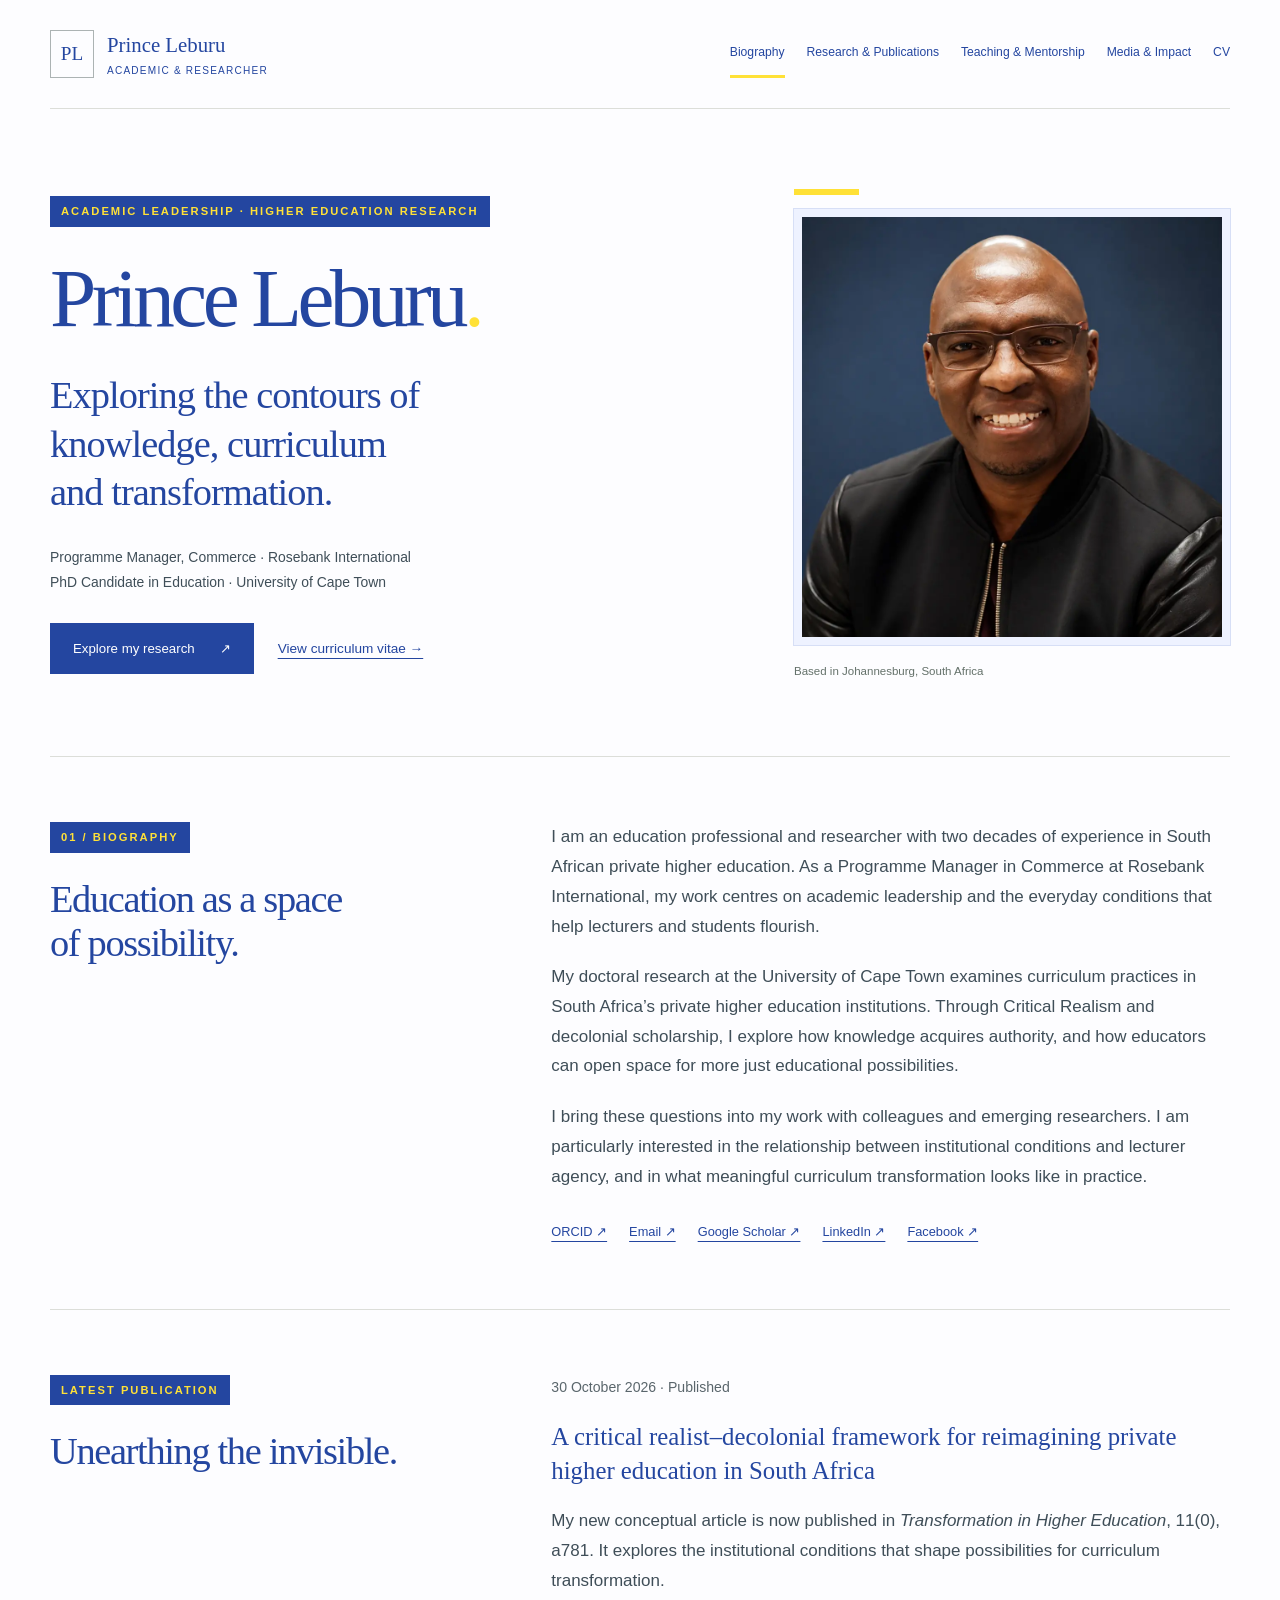
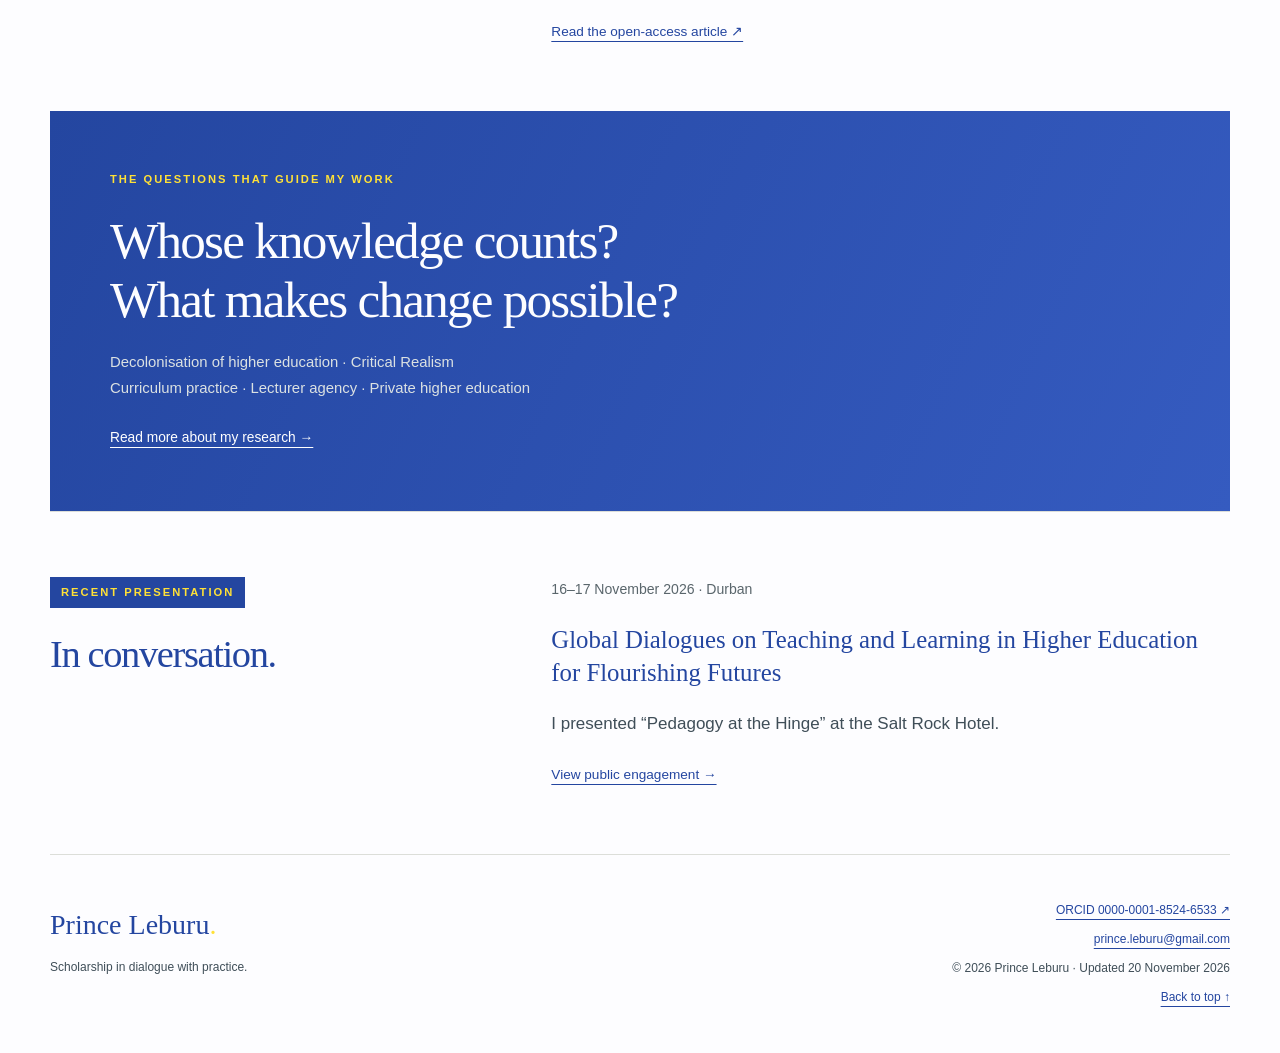
<file: index.html>
<!doctype html>
<html lang="en-ZA"><head><meta charset="utf-8"><meta name="viewport" content="width=device-width, initial-scale=1"><title>Biography | Prince Leburu</title><meta name="description" content="Prince Leburu is an academic leader and higher education researcher exploring decolonisation, curriculum practice and lecturer agency."><meta name="theme-color" content="#2446a0"><meta property="og:title" content="Biography | Prince Leburu"><meta property="og:description" content="Prince Leburu is an academic leader and higher education researcher exploring decolonisation, curriculum practice and lecturer agency."><meta property="og:type" content="website"><link rel="canonical" href="https://princeleburu.github.io/"><meta property="og:url" content="https://princeleburu.github.io/"><meta property="og:image" content="https://princeleburu.github.io/assets/social-portrait.jpg"><meta property="og:image:width" content="1000"><meta property="og:image:height" content="1000"><meta property="og:image:alt" content="Portrait of Prince Leburu"><meta name="twitter:card" content="summary"><link rel="icon" href="assets/favicon.svg" type="image/svg+xml"><link rel="stylesheet" href="assets/styles.css"></head><body><a class="skip-link" href="#main">Skip to content</a><header class="site-header"><a class="brand" href="index.html" aria-label="Prince Leburu, home"><span class="monogram">PL</span><span>Prince Leburu<small>Academic & researcher</small></span></a><nav aria-label="Main navigation"><a href="index.html" aria-current="page">Biography</a><a href="research.html">Research & Publications</a><a href="teaching.html">Teaching & Mentorship</a><a href="impact.html">Media & Impact</a><a href="cv.html">CV</a></nav></header><main id="main"><section class="hero"><div><div class="eyebrow">Academic leadership · Higher education research</div><h1>Prince Leburu<span class="accent">.</span></h1><p class="hero-line">Exploring the contours of<br>knowledge, curriculum<br>and transformation.</p><p class="affiliation">Programme Manager, Commerce · Rosebank International<br>PhD Candidate in Education · University of Cape Town</p><div class="actions"><a class="button" href="research.html">Explore my research <span aria-hidden="true">↗</span></a><a class="text-link" href="cv.html">View curriculum vitae →</a></div></div><figure class="portrait"><img class="headshot" src="assets/headshot.webp" alt="Prince Leburu smiling, wearing glasses and a dark jacket" width="1000" height="1000" fetchpriority="high"><figcaption>Based in Johannesburg, South Africa</figcaption><!-- To change your portrait, replace assets/headshot.webp and update its width and height attributes. --></figure></section><section class="section split" aria-labelledby="about"><div><span class="eyebrow">01 / Biography</span><h2 id="about">Education as a space<br>of possibility.</h2></div><div class="prose"><p>I am an education professional and researcher with two decades of experience in South African private higher education. As a Programme Manager in Commerce at Rosebank International, my work centres on academic leadership and the everyday conditions that help lecturers and students flourish.</p><p>My doctoral research at the University of Cape Town examines curriculum practices in South Africa’s private higher education institutions. Through Critical Realism and decolonial scholarship, I explore how knowledge acquires authority, and how educators can open space for more just educational possibilities.</p><p>I bring these questions into my work with colleagues and emerging researchers. I am particularly interested in the relationship between institutional conditions and lecturer agency, and in what meaningful curriculum transformation looks like in practice.</p><div class="profile-links"><a href="https://orcid.org/0000-0001-8524-6533" rel="me">ORCID ↗</a><!-- Social links: update these URLs when your profiles change. --><a href="mailto:prince.leburu@gmail.com">Email ↗</a><a href="https://scholar.google.com/citations?user=xdeba30AAAAJ&amp;hl=en" rel="me">Google Scholar ↗</a><a href="https://www.linkedin.com/in/prince-leburu-47b85131/" rel="me">LinkedIn ↗</a><a href="https://www.facebook.com/prince.leburu" rel="me">Facebook ↗</a></div></div></section><section class="section split" aria-labelledby="latest-publication"><div><span class="eyebrow">Latest publication</span><h2 id="latest-publication">Unearthing the invisible.</h2></div><div><p class="date"><time datetime="2026-10-30">30 October 2026</time> · Published</p><h3>A critical realist–decolonial framework for reimagining private higher education in South Africa</h3><p>My new conceptual article is now published in <em>Transformation in Higher Education</em>, 11(0), a781. It explores the institutional conditions that shape possibilities for curriculum transformation.</p><a class="text-link" href="https://doi.org/10.4102/the.v11i0.781">Read the open-access article ↗</a></div></section><section class="research-band"><span class="eyebrow">The questions that guide my work</span><h2>Whose knowledge counts?<br>What makes change possible?</h2><p>Decolonisation of higher education · Critical Realism<br>Curriculum practice · Lecturer agency · Private higher education</p><a href="research.html">Read more about my research →</a></section><section class="section split"><div><span class="eyebrow">Recent presentation</span><h2>In conversation.</h2></div><div><p class="date">16–17 November 2026 · Durban</p><h3>Global Dialogues on Teaching and Learning in Higher Education for Flourishing Futures</h3><p>I presented “Pedagogy at the Hinge” at the Salt Rock Hotel.</p><a class="text-link" href="impact.html#pedagogy-at-the-hinge">View public engagement →</a></div></section></main><footer class="site-footer"><div><a class="footer-name" href="index.html">Prince Leburu<span class="accent">.</span></a><p>Scholarship in dialogue with practice.</p></div><div><a href="https://orcid.org/0000-0001-8524-6533" rel="me">ORCID 0000-0001-8524-6533 ↗</a><p><a href="mailto:prince.leburu@gmail.com">prince.leburu@gmail.com</a></p><p>© 2026 Prince Leburu · Updated 20 November 2026</p><a href="#main">Back to top ↑</a></div></footer></body></html>
</file>
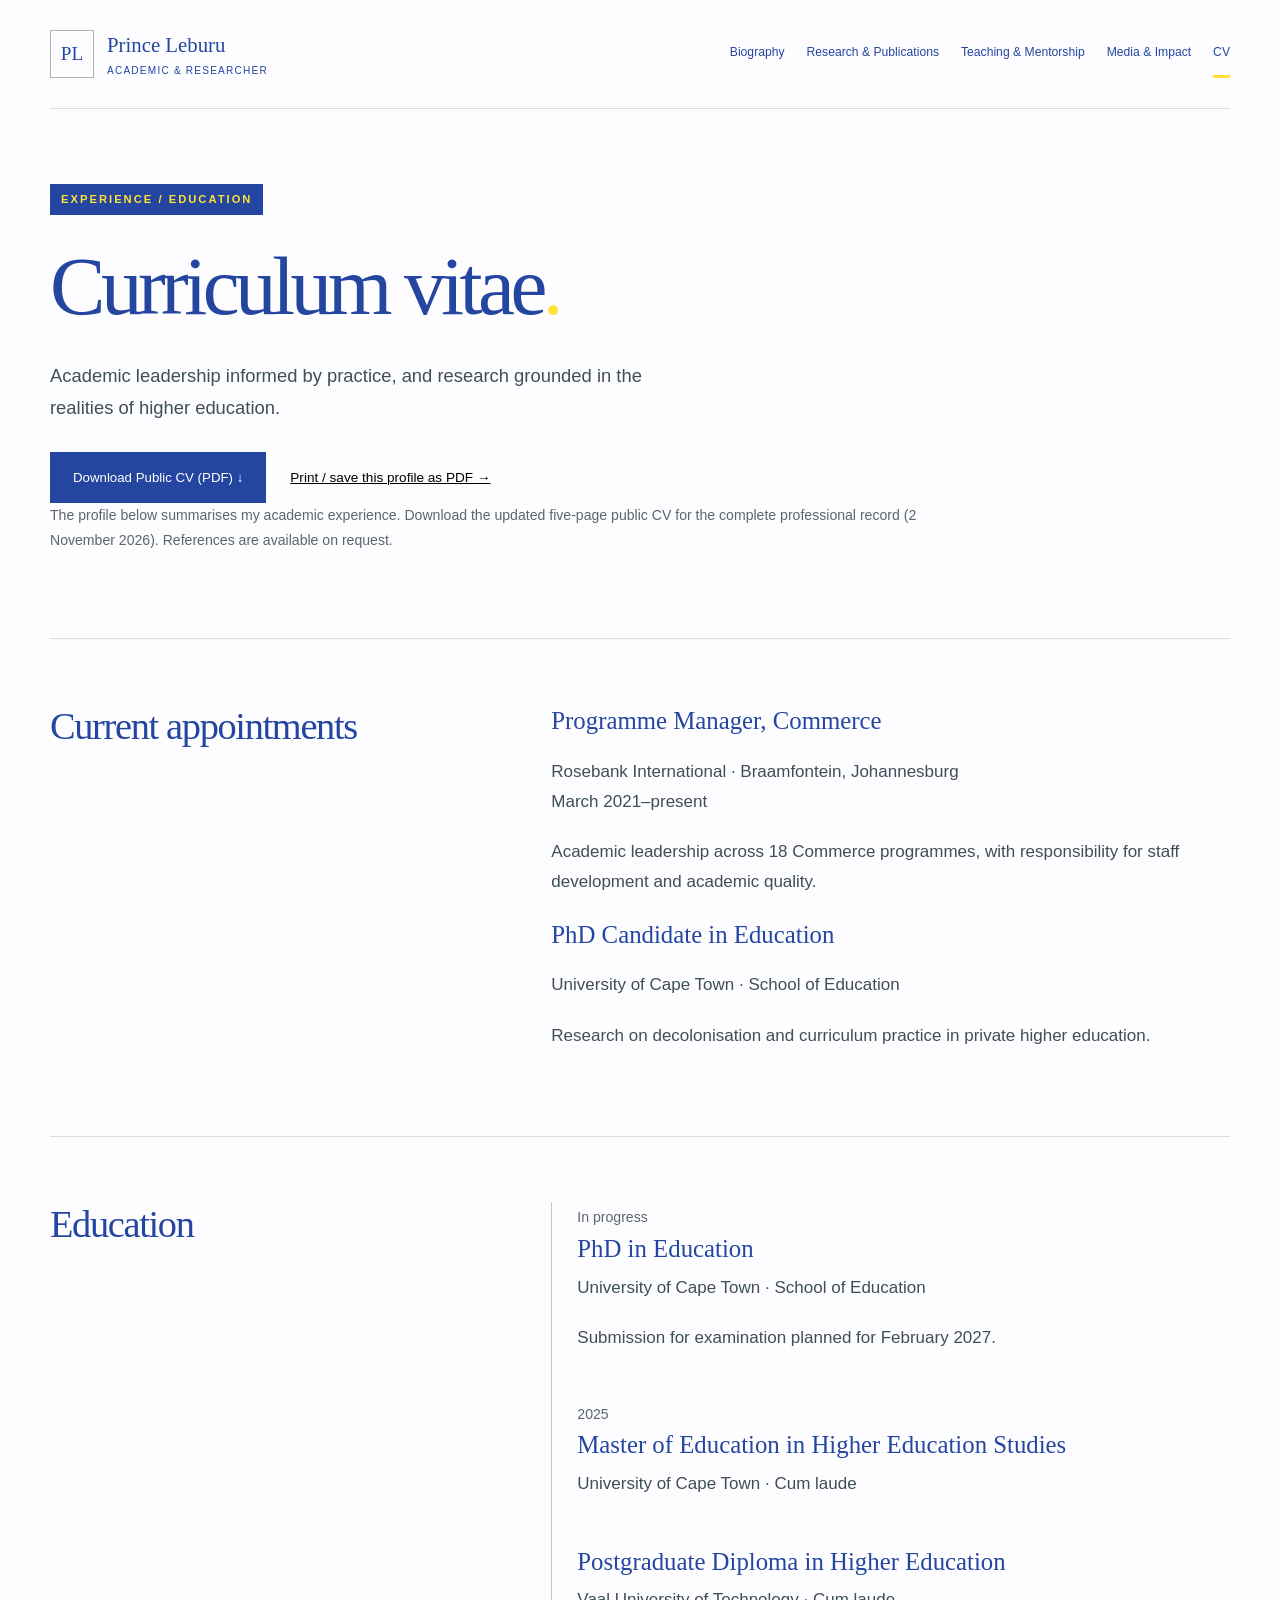
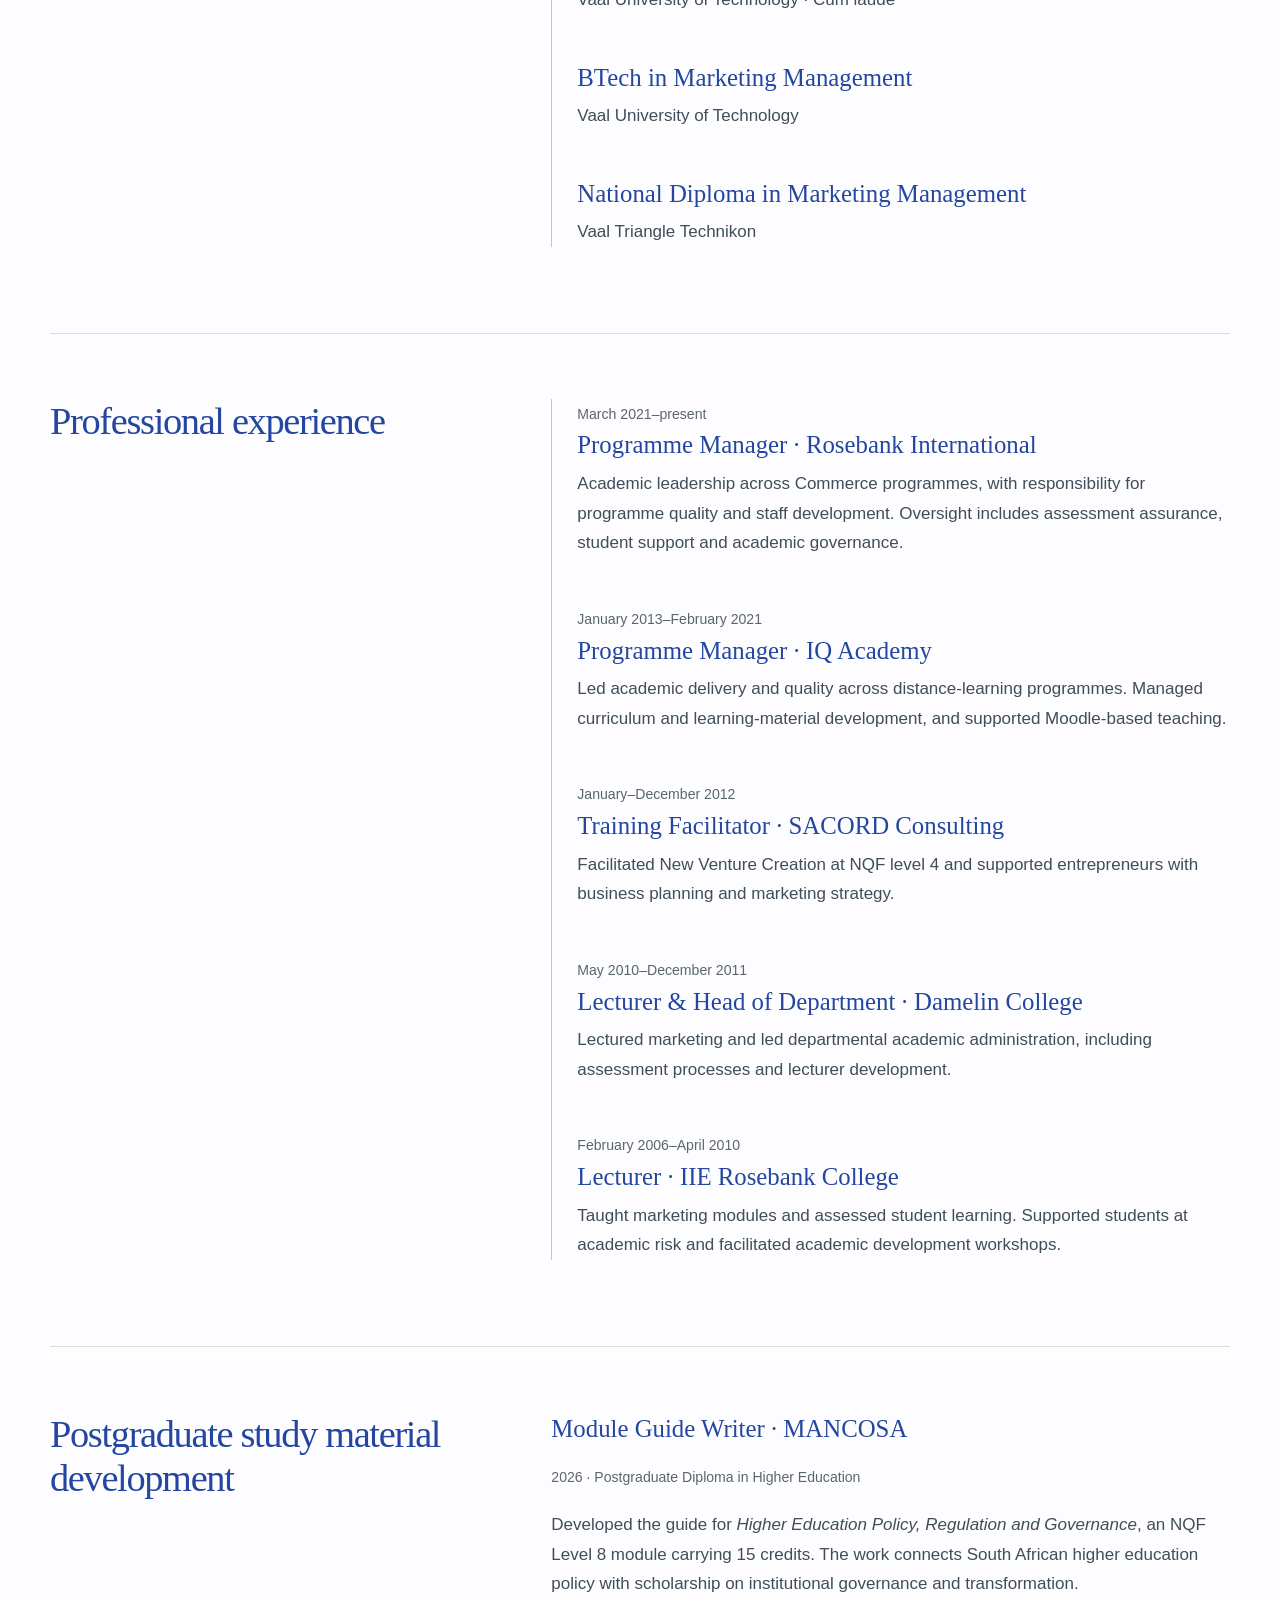
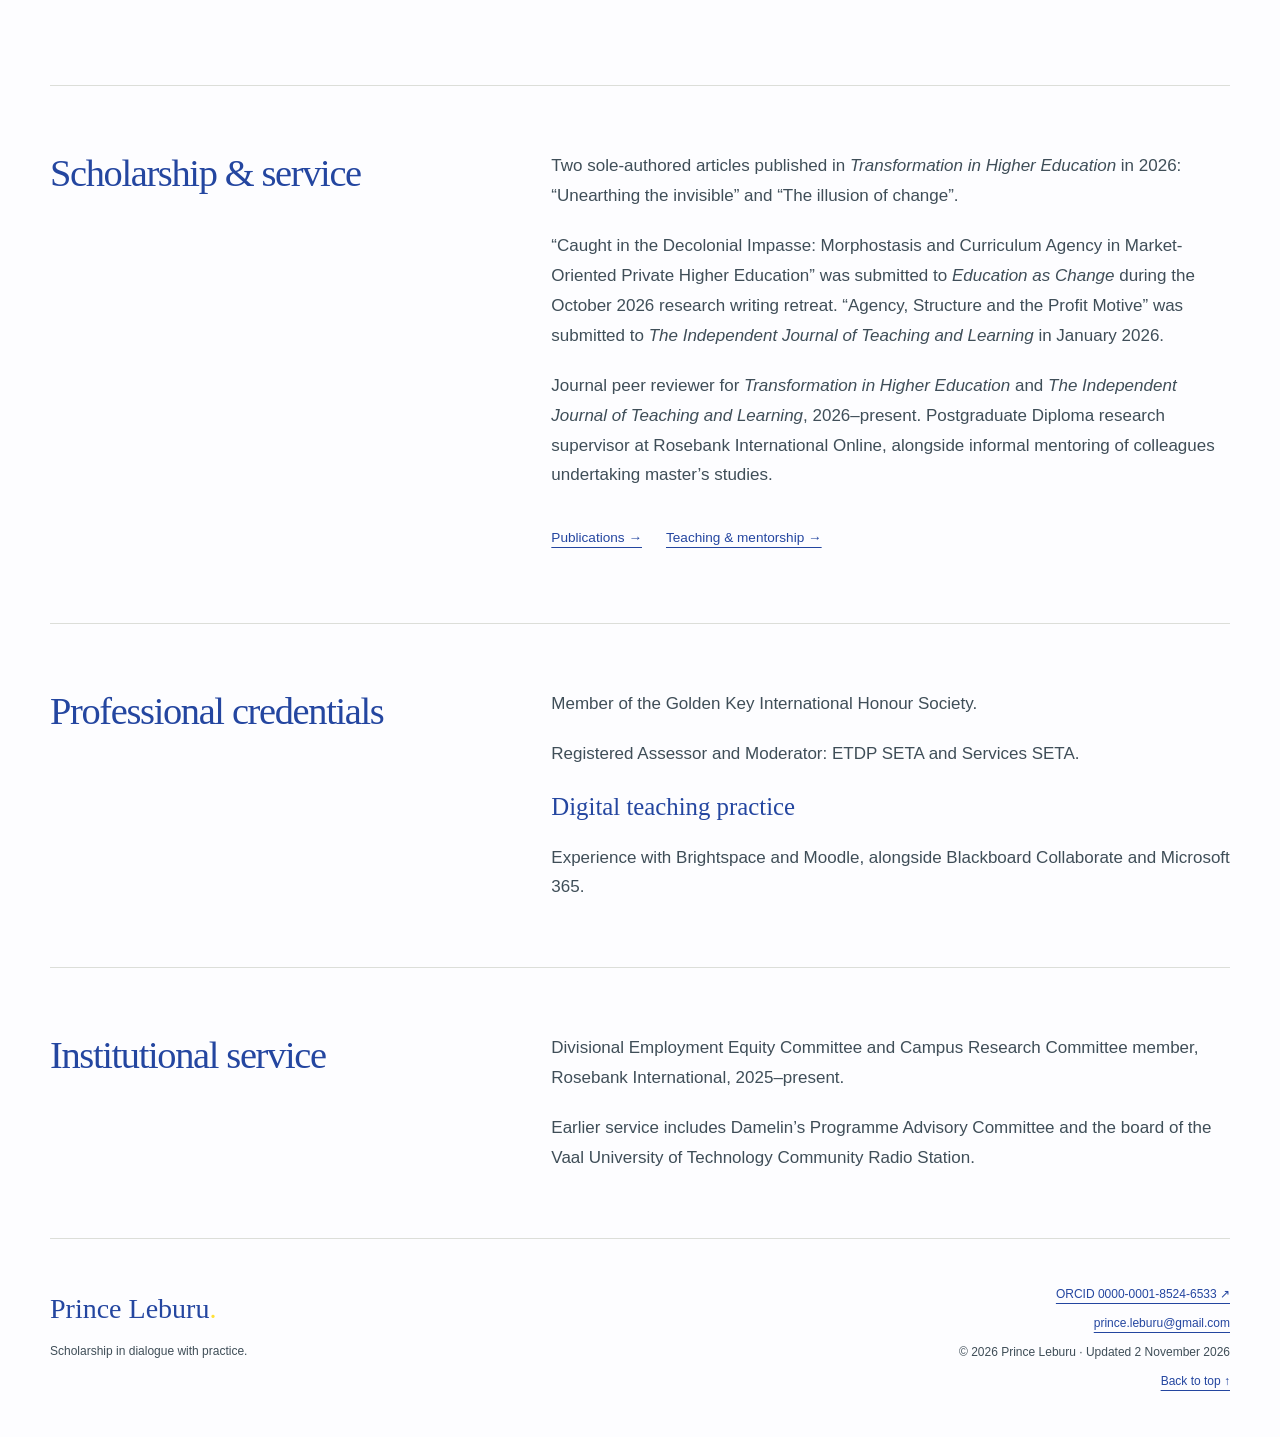
<file: cv.html>
<!doctype html>
<html lang="en-ZA"><head><meta charset="utf-8"><meta name="viewport" content="width=device-width, initial-scale=1"><title>CV | Prince Leburu</title><meta name="description" content="Prince Leburu’s education and academic leadership experience, with a downloadable public curriculum vitae."><meta name="theme-color" content="#2446a0"><meta property="og:title" content="CV | Prince Leburu"><meta property="og:description" content="Prince Leburu’s education and academic leadership experience, with a downloadable public curriculum vitae."><meta property="og:type" content="website"><link rel="canonical" href="https://princeleburu.github.io/cv.html"><meta property="og:url" content="https://princeleburu.github.io/cv.html"><meta property="og:image" content="https://princeleburu.github.io/assets/social-portrait.jpg"><meta property="og:image:width" content="1000"><meta property="og:image:height" content="1000"><meta property="og:image:alt" content="Portrait of Prince Leburu"><meta name="twitter:card" content="summary"><link rel="icon" href="assets/favicon.svg" type="image/svg+xml"><link rel="stylesheet" href="assets/styles.css"></head><body><a class="skip-link" href="#main">Skip to content</a><header class="site-header"><a class="brand" href="index.html" aria-label="Prince Leburu, home"><span class="monogram">PL</span><span>Prince Leburu<small>Academic & researcher</small></span></a><nav aria-label="Main navigation"><a href="index.html">Biography</a><a href="research.html">Research & Publications</a><a href="teaching.html">Teaching & Mentorship</a><a href="impact.html">Media & Impact</a><a href="cv.html" aria-current="page">CV</a></nav></header><main id="main"><header class="page-head"><span class="eyebrow">Experience / Education</span><h1>Curriculum vitae<span class="accent">.</span></h1><p class="lede">Academic leadership informed by practice, and research grounded in the realities of higher education.</p><div class="actions"><a class="button" href="downloads/prince-leburu-cv.pdf" download>Download Public CV (PDF) ↓</a><button class="text-link print-button" type="button" onclick="window.print()">Print / save this profile as PDF →</button></div><p id="cv-note" class="muted">The profile below summarises my academic experience. Download the updated five-page public CV for the complete professional record (2 November 2026). References are available on request.</p><!-- Replace downloads/prince-leburu-cv.pdf to update the full CV. --></header><section class="section split"><h2>Current appointments</h2><div><h3>Programme Manager, Commerce</h3><p>Rosebank International · Braamfontein, Johannesburg<br>March 2021–present</p><p>Academic leadership across 18 Commerce programmes, with responsibility for staff development and academic quality.</p><h3>PhD Candidate in Education</h3><p>University of Cape Town · School of Education</p><p>Research on decolonisation and curriculum practice in private higher education.</p></div></section><section class="section split"><h2>Education</h2><div class="timeline"><article><span class="date">In progress</span><h3>PhD in Education</h3><p>University of Cape Town · School of Education</p><p>Submission for examination planned for February 2027.</p></article><article><span class="date">2025</span><h3>Master of Education in Higher Education Studies</h3><p>University of Cape Town · Cum laude</p></article><article><h3>Postgraduate Diploma in Higher Education</h3><p>Vaal University of Technology · Cum laude</p></article><article><h3>BTech in Marketing Management</h3><p>Vaal University of Technology</p></article><article><h3>National Diploma in Marketing Management</h3><p>Vaal Triangle Technikon</p></article></div></section><section class="section split"><h2>Professional experience</h2><div class="timeline"><article><span class="date">March 2021–present</span><h3>Programme Manager · Rosebank International</h3><p>Academic leadership across Commerce programmes, with responsibility for programme quality and staff development. Oversight includes assessment assurance, student support and academic governance.</p></article><article><span class="date">January 2013–February 2021</span><h3>Programme Manager · IQ Academy</h3><p>Led academic delivery and quality across distance-learning programmes. Managed curriculum and learning-material development, and supported Moodle-based teaching.</p></article><article><span class="date">January–December 2012</span><h3>Training Facilitator · SACORD Consulting</h3><p>Facilitated New Venture Creation at NQF level 4 and supported entrepreneurs with business planning and marketing strategy.</p></article><article><span class="date">May 2010–December 2011</span><h3>Lecturer &amp; Head of Department · Damelin College</h3><p>Lectured marketing and led departmental academic administration, including assessment processes and lecturer development.</p></article><article><span class="date">February 2006–April 2010</span><h3>Lecturer · IIE Rosebank College</h3><p>Taught marketing modules and assessed student learning. Supported students at academic risk and facilitated academic development workshops.</p></article></div></section><section class="section split"><h2>Postgraduate study material development</h2><div><h3>Module Guide Writer · MANCOSA</h3><p class="date">2026 · Postgraduate Diploma in Higher Education</p><p>Developed the guide for <em>Higher Education Policy, Regulation and Governance</em>, an NQF Level 8 module carrying 15 credits. The work connects South African higher education policy with scholarship on institutional governance and transformation.</p></div></section><section class="section split"><h2>Scholarship & service</h2><div><p>Two sole-authored articles published in <em>Transformation in Higher Education</em> in 2026: “Unearthing the invisible” and “The illusion of change”.</p><p>“Caught in the Decolonial Impasse: Morphostasis and Curriculum Agency in Market-Oriented Private Higher Education” was submitted to <em>Education as Change</em> during the October 2026 research writing retreat. “Agency, Structure and the Profit Motive” was submitted to <em>The Independent Journal of Teaching and Learning</em> in January 2026.</p><p>Journal peer reviewer for <em>Transformation in Higher Education</em> and <em>The Independent Journal of Teaching and Learning</em>, 2026–present. Postgraduate Diploma research supervisor at Rosebank International Online, alongside informal mentoring of colleagues undertaking master’s studies.</p><div class="actions"><a class="text-link" href="research.html">Publications →</a><a class="text-link" href="teaching.html">Teaching & mentorship →</a></div></div></section><section class="section split"><h2>Professional credentials</h2><div class="prose"><p>Member of the Golden Key International Honour Society.</p><p>Registered Assessor and Moderator: ETDP SETA and Services SETA.</p><h3>Digital teaching practice</h3><p>Experience with Brightspace and Moodle, alongside Blackboard Collaborate and Microsoft 365.</p></div></section><section class="section split"><h2>Institutional service</h2><div class="prose"><p>Divisional Employment Equity Committee and Campus Research Committee member, Rosebank International, 2025–present.</p><p>Earlier service includes Damelin’s Programme Advisory Committee and the board of the Vaal University of Technology Community Radio Station.</p></div></section></main><footer class="site-footer"><div><a class="footer-name" href="index.html">Prince Leburu<span class="accent">.</span></a><p>Scholarship in dialogue with practice.</p></div><div><a href="https://orcid.org/0000-0001-8524-6533" rel="me">ORCID 0000-0001-8524-6533 ↗</a><p><a href="mailto:prince.leburu@gmail.com">prince.leburu@gmail.com</a></p><p>© 2026 Prince Leburu · Updated 2 November 2026</p><a href="#main">Back to top ↑</a></div></footer></body></html>
</file>
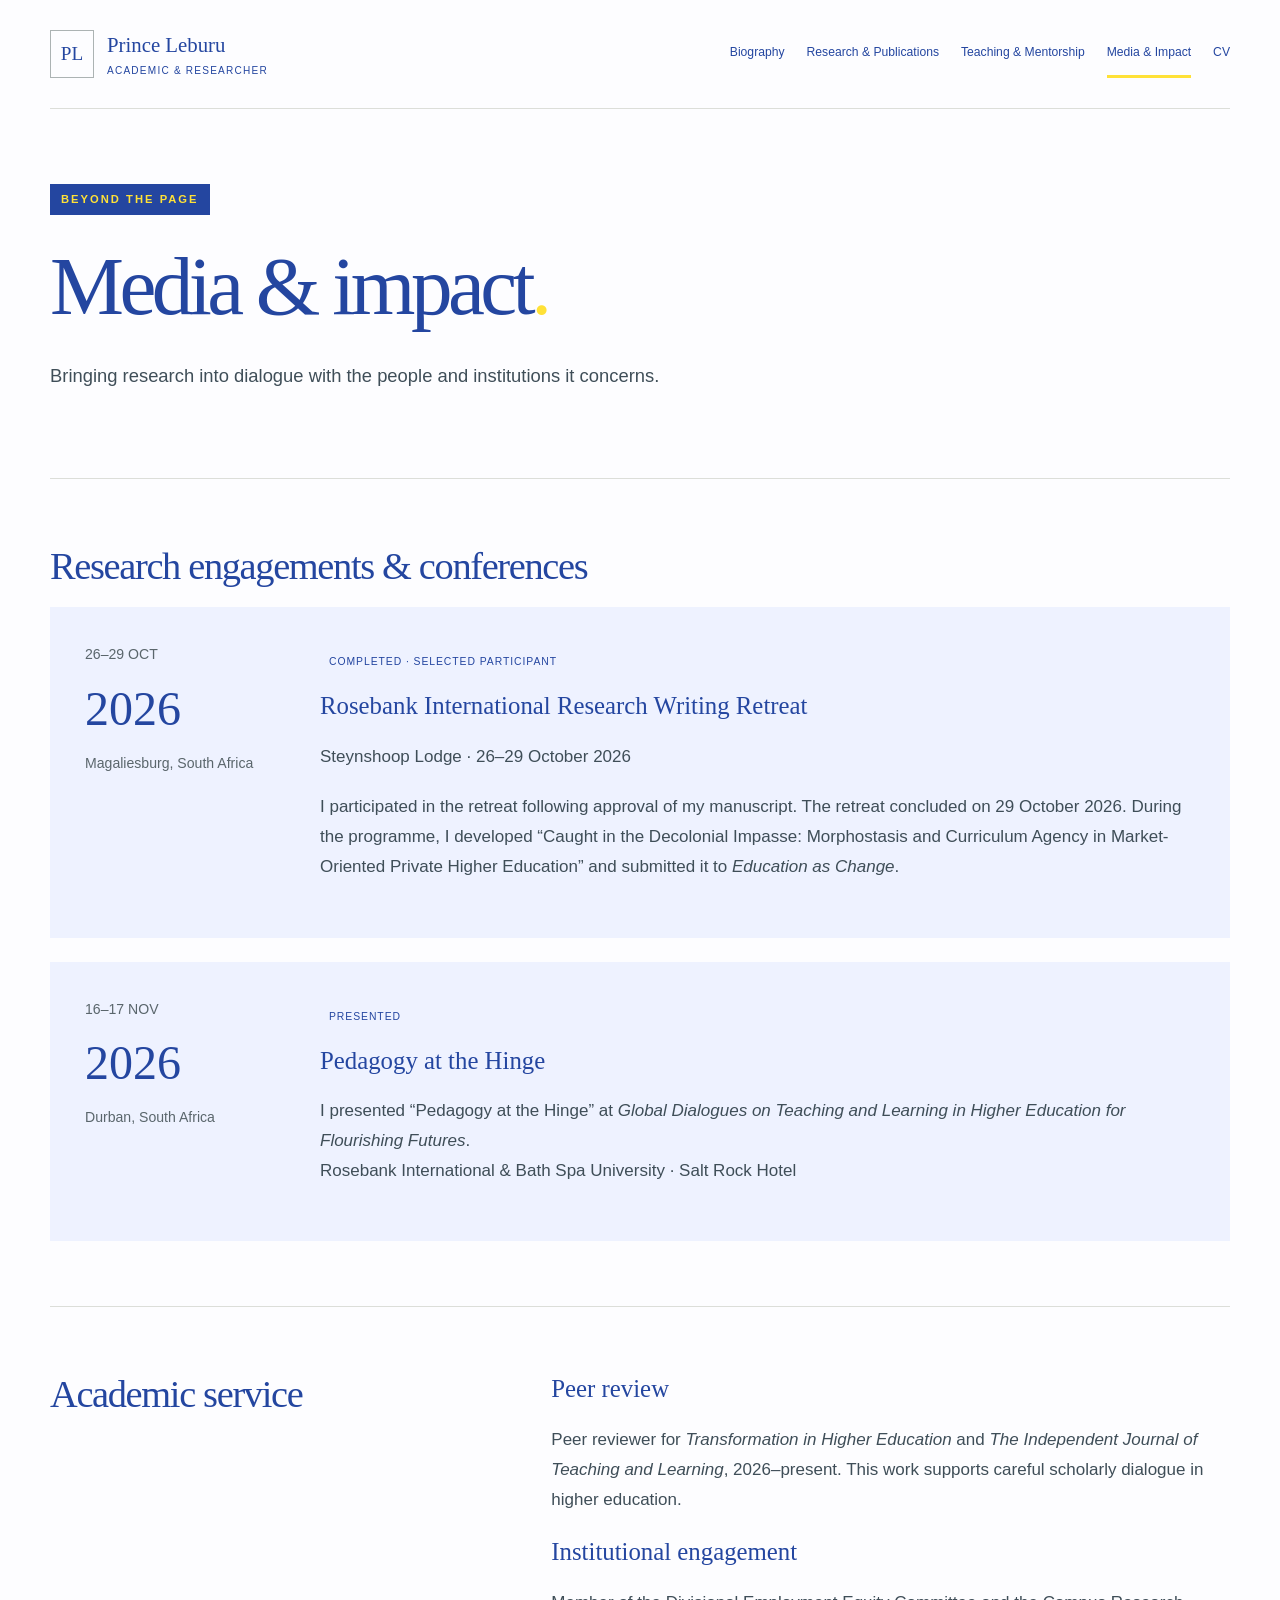
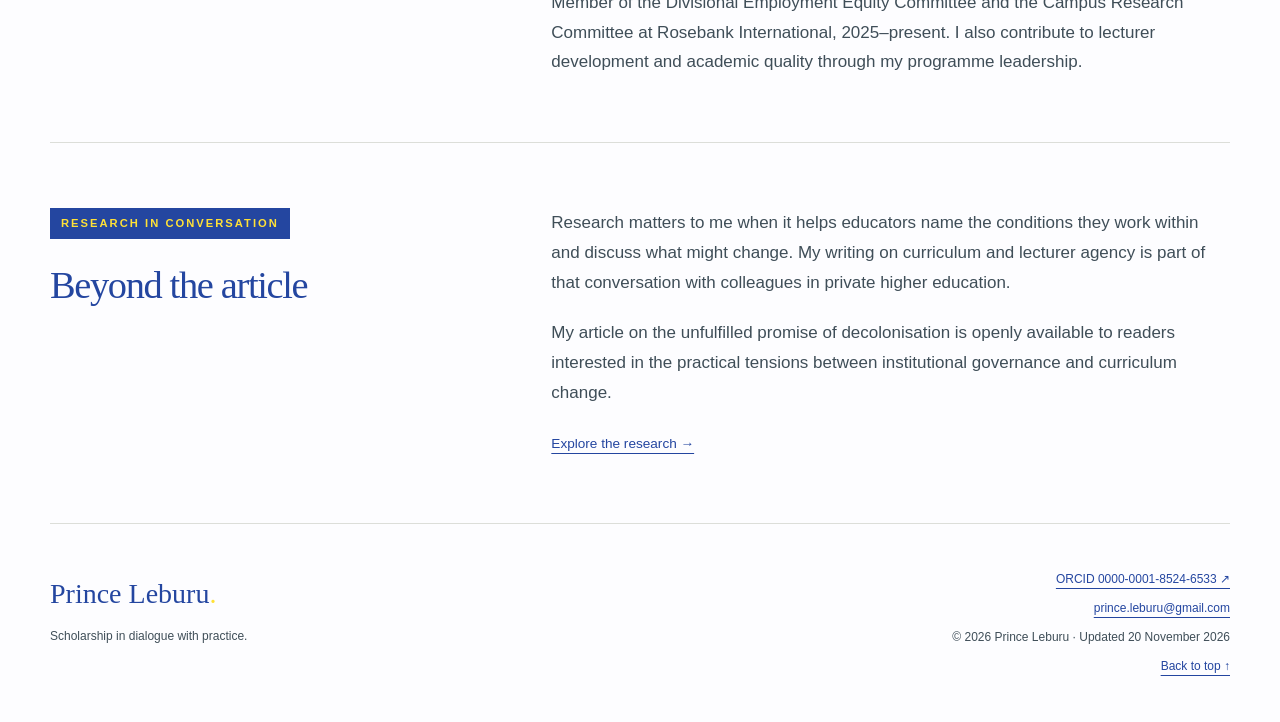
<file: impact.html>
<!doctype html>
<html lang="en-ZA"><head><meta charset="utf-8"><meta name="viewport" content="width=device-width, initial-scale=1"><title>Media & Impact | Prince Leburu</title><meta name="description" content="Research engagements, conference presentations and academic service by Prince Leburu."><meta name="theme-color" content="#2446a0"><meta property="og:title" content="Media & Impact | Prince Leburu"><meta property="og:description" content="Research engagements, conference presentations and academic service by Prince Leburu."><meta property="og:type" content="website"><link rel="canonical" href="https://princeleburu.github.io/impact.html"><meta property="og:url" content="https://princeleburu.github.io/impact.html"><meta property="og:image" content="https://princeleburu.github.io/assets/social-portrait.jpg"><meta property="og:image:width" content="1000"><meta property="og:image:height" content="1000"><meta property="og:image:alt" content="Portrait of Prince Leburu"><meta name="twitter:card" content="summary"><link rel="icon" href="assets/favicon.svg" type="image/svg+xml"><link rel="stylesheet" href="assets/styles.css"></head><body><a class="skip-link" href="#main">Skip to content</a><header class="site-header"><a class="brand" href="index.html" aria-label="Prince Leburu, home"><span class="monogram">PL</span><span>Prince Leburu<small>Academic & researcher</small></span></a><nav aria-label="Main navigation"><a href="index.html">Biography</a><a href="research.html">Research & Publications</a><a href="teaching.html">Teaching & Mentorship</a><a href="impact.html" aria-current="page">Media & Impact</a><a href="cv.html">CV</a></nav></header><main id="main"><header class="page-head"><span class="eyebrow">Beyond the page</span><h1>Media & impact<span class="accent">.</span></h1><p class="lede">Bringing research into dialogue with the people and institutions it concerns.</p></header><section class="section" aria-labelledby="research-engagements"><h2 id="research-engagements">Research engagements &amp; conferences</h2><article class="feature" aria-labelledby="writing-retreat"><div class="date">26–29 OCT<br><strong>2026</strong><br>Magaliesburg, South Africa</div><div><span class="tag">Completed · Selected participant</span><h3 id="writing-retreat">Rosebank International Research Writing Retreat</h3><p>Steynshoop Lodge · 26–29 October 2026</p><p>I participated in the retreat following approval of my manuscript. The retreat concluded on 29 October 2026. During the programme, I developed “Caught in the Decolonial Impasse: Morphostasis and Curriculum Agency in Market-Oriented Private Higher Education” and submitted it to <em>Education as Change</em>.</p></div></article><article class="feature"><div class="date">16–17 NOV<br><strong>2026</strong><br>Durban, South Africa</div><div><span class="tag">Presented</span><h3 id="pedagogy-at-the-hinge">Pedagogy at the Hinge</h3><p>I presented “Pedagogy at the Hinge” at <em>Global Dialogues on Teaching and Learning in Higher Education for Flourishing Futures</em>.<br>Rosebank International &amp; Bath Spa University · Salt Rock Hotel</p></div></article></section><section class="section split"><h2>Academic service</h2><div class="prose"><h3>Peer review</h3><p>Peer reviewer for <em>Transformation in Higher Education</em> and <em>The Independent Journal of Teaching and Learning</em>, 2026–present. This work supports careful scholarly dialogue in higher education.</p><h3>Institutional engagement</h3><p>Member of the Divisional Employment Equity Committee and the Campus Research Committee at Rosebank International, 2025–present. I also contribute to lecturer development and academic quality through my programme leadership.</p></div></section><section class="section split" aria-labelledby="public-conversation"><div><span class="eyebrow">Research in conversation</span><h2 id="public-conversation">Beyond the article</h2></div><div class="prose"><p>Research matters to me when it helps educators name the conditions they work within and discuss what might change. My writing on curriculum and lecturer agency is part of that conversation with colleagues in private higher education.</p><p>My article on the unfulfilled promise of decolonisation is openly available to readers interested in the practical tensions between institutional governance and curriculum change.</p><a class="text-link" href="research.html">Explore the research →</a></div></section></main><footer class="site-footer"><div><a class="footer-name" href="index.html">Prince Leburu<span class="accent">.</span></a><p>Scholarship in dialogue with practice.</p></div><div><a href="https://orcid.org/0000-0001-8524-6533" rel="me">ORCID 0000-0001-8524-6533 ↗</a><p><a href="mailto:prince.leburu@gmail.com">prince.leburu@gmail.com</a></p><p>© 2026 Prince Leburu · Updated 20 November 2026</p><a href="#main">Back to top ↑</a></div></footer></body></html>
</file>
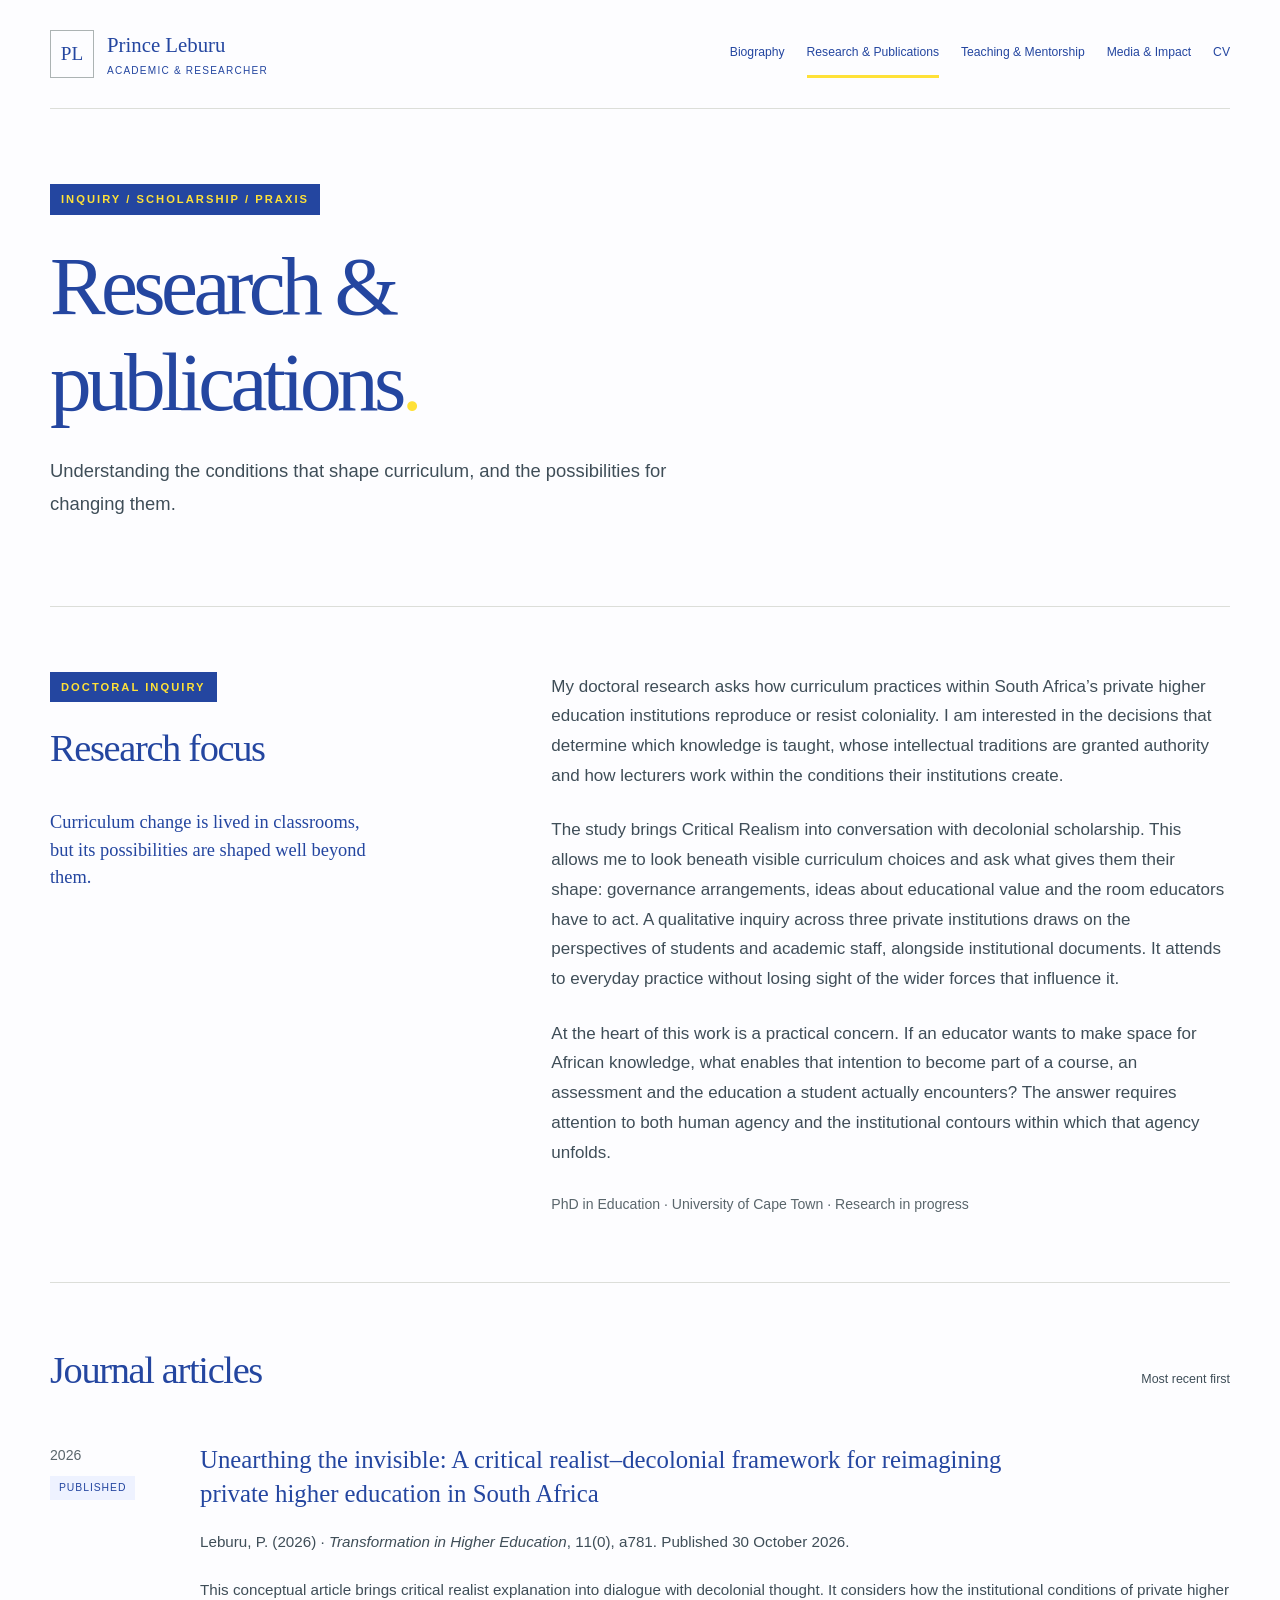
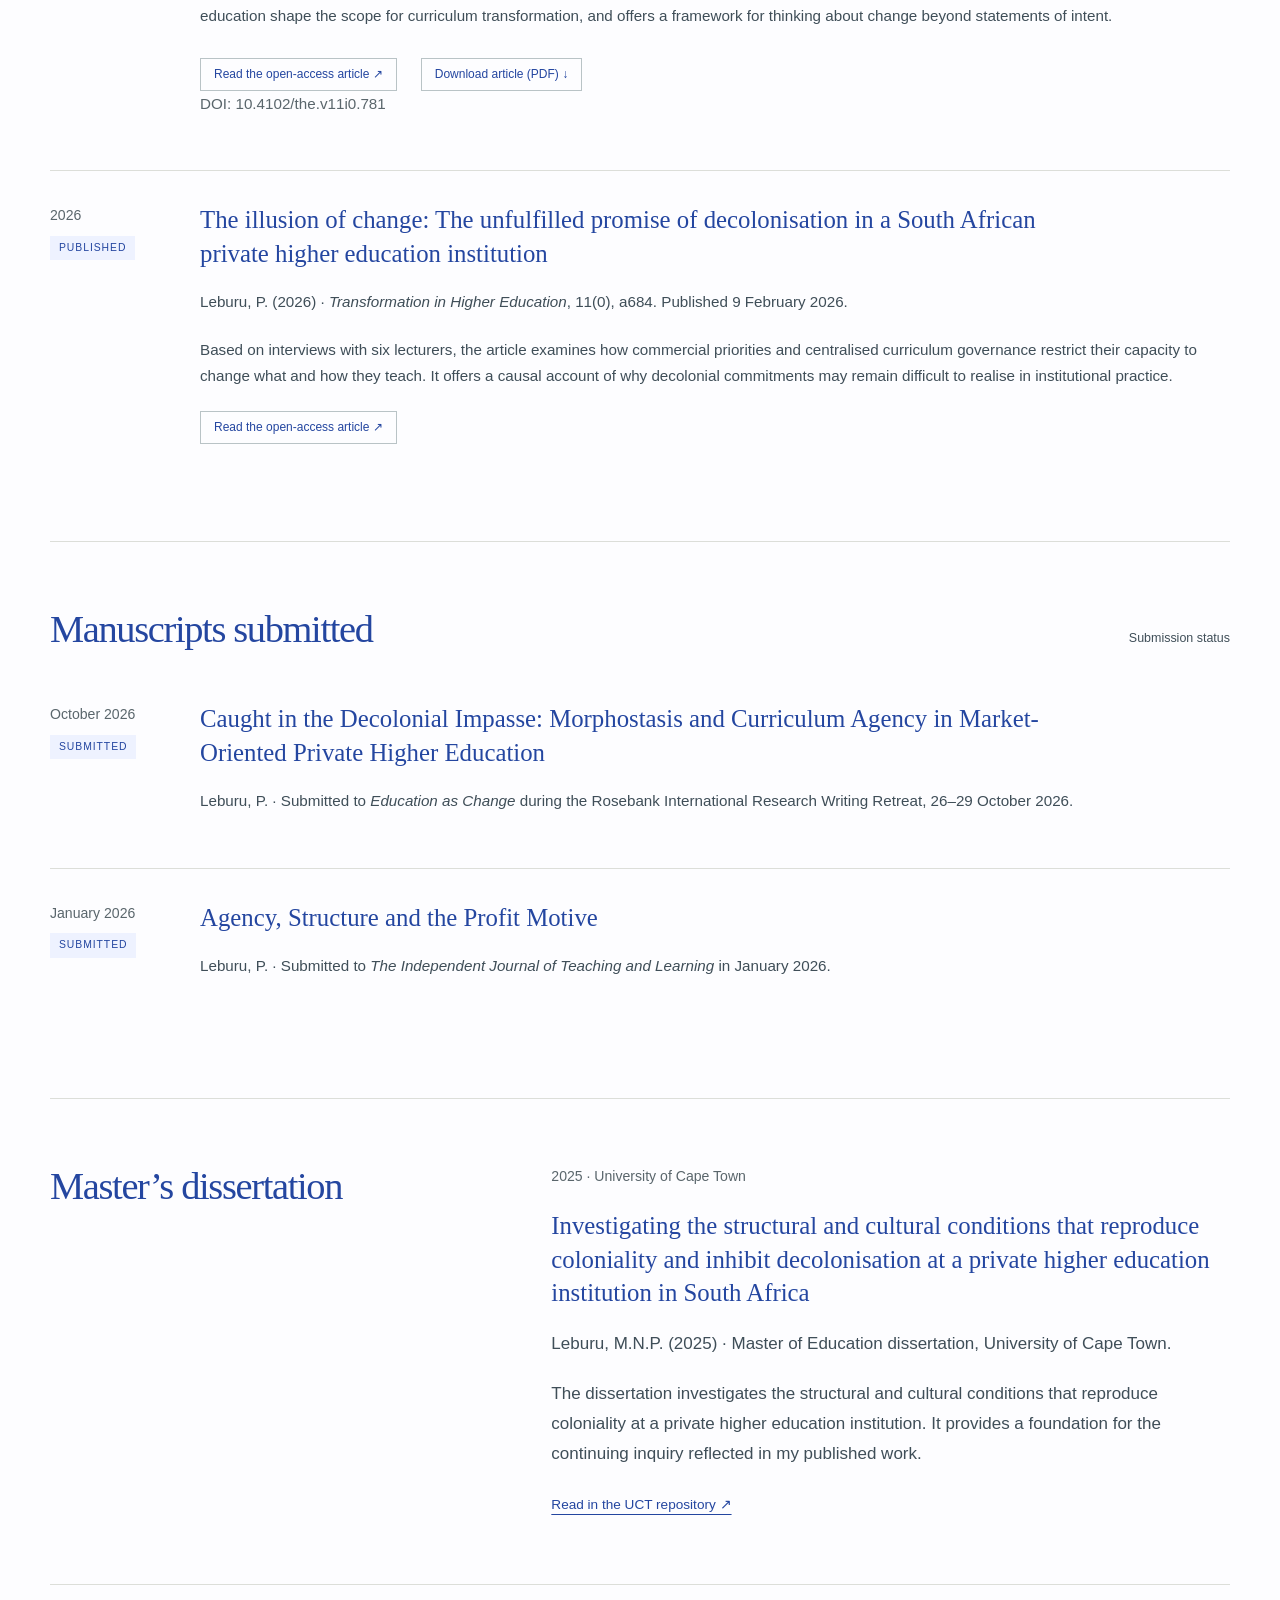
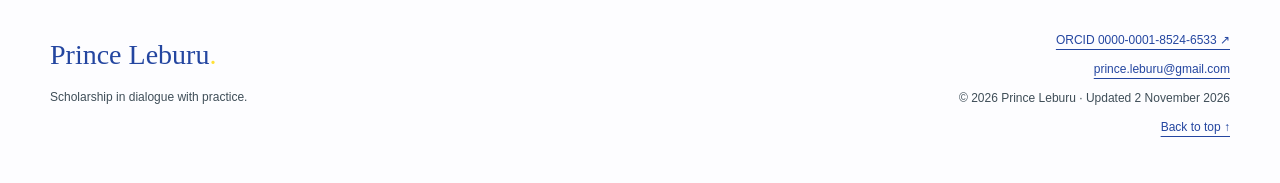
<file: research.html>
<!doctype html>
<html lang="en-ZA"><head><meta charset="utf-8"><meta name="viewport" content="width=device-width, initial-scale=1"><title>Research & Publications | Prince Leburu</title><meta name="description" content="Explore Prince Leburu’s journal articles and doctoral research on decolonisation and private higher education in South Africa."><meta name="theme-color" content="#2446a0"><meta property="og:title" content="Research & Publications | Prince Leburu"><meta property="og:description" content="Explore Prince Leburu’s journal articles and doctoral research on decolonisation and private higher education in South Africa."><meta property="og:type" content="website"><link rel="canonical" href="https://princeleburu.github.io/research.html"><meta property="og:url" content="https://princeleburu.github.io/research.html"><meta property="og:image" content="https://princeleburu.github.io/assets/social-portrait.jpg"><meta property="og:image:width" content="1000"><meta property="og:image:height" content="1000"><meta property="og:image:alt" content="Portrait of Prince Leburu"><meta name="twitter:card" content="summary"><link rel="icon" href="assets/favicon.svg" type="image/svg+xml"><link rel="stylesheet" href="assets/styles.css"></head><body><a class="skip-link" href="#main">Skip to content</a><header class="site-header"><a class="brand" href="index.html" aria-label="Prince Leburu, home"><span class="monogram">PL</span><span>Prince Leburu<small>Academic & researcher</small></span></a><nav aria-label="Main navigation"><a href="index.html">Biography</a><a href="research.html" aria-current="page">Research & Publications</a><a href="teaching.html">Teaching & Mentorship</a><a href="impact.html">Media & Impact</a><a href="cv.html">CV</a></nav></header><main id="main"><header class="page-head"><span class="eyebrow">Inquiry / Scholarship / Praxis</span><h1>Research &<br>publications<span class="accent">.</span></h1><p class="lede">Understanding the conditions that shape curriculum, and the possibilities for changing them.</p></header><section class="split section" aria-labelledby="research-focus"><div><span class="eyebrow">Doctoral inquiry</span><h2 id="research-focus">Research focus</h2><p class="research-aside">Curriculum change is lived in classrooms, but its possibilities are shaped well beyond them.</p></div><div class="prose research-copy"><p>My doctoral research asks how curriculum practices within South Africa’s private higher education institutions reproduce or resist coloniality. I am interested in the decisions that determine which knowledge is taught, whose intellectual traditions are granted authority and how lecturers work within the conditions their institutions create.</p><p>The study brings Critical Realism into conversation with decolonial scholarship. This allows me to look beneath visible curriculum choices and ask what gives them their shape: governance arrangements, ideas about educational value and the room educators have to act. A qualitative inquiry across three private institutions draws on the perspectives of students and academic staff, alongside institutional documents. It attends to everyday practice without losing sight of the wider forces that influence it.</p><p>At the heart of this work is a practical concern. If an educator wants to make space for African knowledge, what enables that intention to become part of a course, an assessment and the education a student actually encounters? The answer requires attention to both human agency and the institutional contours within which that agency unfolds.</p><p class="muted">PhD in Education · University of Cape Town · Research in progress</p></div></section><section class="section"><div class="section-heading"><h2>Journal articles</h2><span>Most recent first</span></div><article class="publication" id="unearthing-the-invisible"><div class="date">2026<br><span class="tag">Published</span></div><div><h3>Unearthing the invisible: A critical realist–decolonial framework for reimagining private higher education in South Africa</h3><p>Leburu, P. (2026) · <em>Transformation in Higher Education</em>, 11(0), a781. Published <time datetime="2026-10-30">30 October 2026</time>.</p><p>This conceptual article brings critical realist explanation into dialogue with decolonial thought. It considers how the institutional conditions of private higher education shape the scope for curriculum transformation, and offers a framework for thinking about change beyond statements of intent.</p><div class="actions"><a class="small-link" href="https://doi.org/10.4102/the.v11i0.781">Read the open-access article ↗</a><a class="small-link" href="https://thejournal.org.za/index.php/thejournal/article/download/781/1368">Download article (PDF) ↓</a></div><p class="muted">DOI: 10.4102/the.v11i0.781</p></div></article><article class="publication"><div class="date">2026<br><span class="tag">Published</span></div><div><h3>The illusion of change: The unfulfilled promise of decolonisation in a South African private higher education institution</h3><p>Leburu, P. (2026) · <em>Transformation in Higher Education</em>, 11(0), a684. Published 9 February 2026.</p><p>Based on interviews with six lecturers, the article examines how commercial priorities and centralised curriculum governance restrict their capacity to change what and how they teach. It offers a causal account of why decolonial commitments may remain difficult to realise in institutional practice.</p><a class="small-link" href="https://thejournal.org.za/index.php/thejournal/article/view/684">Read the open-access article ↗</a></div></article></section><section class="section" aria-labelledby="submitted-manuscripts"><div class="section-heading"><h2 id="submitted-manuscripts">Manuscripts submitted</h2><span>Submission status</span></div><article class="publication"><div class="date">October 2026<br><span class="tag">Submitted</span></div><div><h3>Caught in the Decolonial Impasse: Morphostasis and Curriculum Agency in Market-Oriented Private Higher Education</h3><p>Leburu, P. · Submitted to <em>Education as Change</em> during the Rosebank International Research Writing Retreat, 26–29 October 2026.</p></div></article><article class="publication"><div class="date">January 2026<br><span class="tag">Submitted</span></div><div><h3>Agency, Structure and the Profit Motive</h3><p>Leburu, P. · Submitted to <em>The Independent Journal of Teaching and Learning</em> in January 2026.</p></div></article></section><section class="section split"><h2>Master’s dissertation</h2><div><p class="date">2025 · University of Cape Town</p><h3>Investigating the structural and cultural conditions that reproduce coloniality and inhibit decolonisation at a private higher education institution in South Africa</h3><p>Leburu, M.N.P. (2025) · Master of Education dissertation, University of Cape Town.</p><p class="dissertation-note">The dissertation investigates the structural and cultural conditions that reproduce coloniality at a private higher education institution. It provides a foundation for the continuing inquiry reflected in my published work.</p><a class="text-link" href="https://hdl.handle.net/11427/41718">Read in the UCT repository ↗</a></div></section><!-- PUBLICATION TEMPLATE: Add a new section when there is a book chapter or working paper to share. Copy the example below and replace bracketed text.
<article class="publication"><div class="date">[Year]</div><div><h3>[Publication title]</h3><p>[Authors] · <em>[Journal / book]</em> · [Volume, issue, pages / publisher]</p><div class="actions"><a class="small-link" href="downloads/your-paper.pdf">PDF</a><a class="small-link" href="https://your-verified-link">Link ↗</a></div></div></article>
-->
</main><footer class="site-footer"><div><a class="footer-name" href="index.html">Prince Leburu<span class="accent">.</span></a><p>Scholarship in dialogue with practice.</p></div><div><a href="https://orcid.org/0000-0001-8524-6533" rel="me">ORCID 0000-0001-8524-6533 ↗</a><p><a href="mailto:prince.leburu@gmail.com">prince.leburu@gmail.com</a></p><p>© 2026 Prince Leburu · Updated 2 November 2026</p><a href="#main">Back to top ↑</a></div></footer></body></html>
</file>
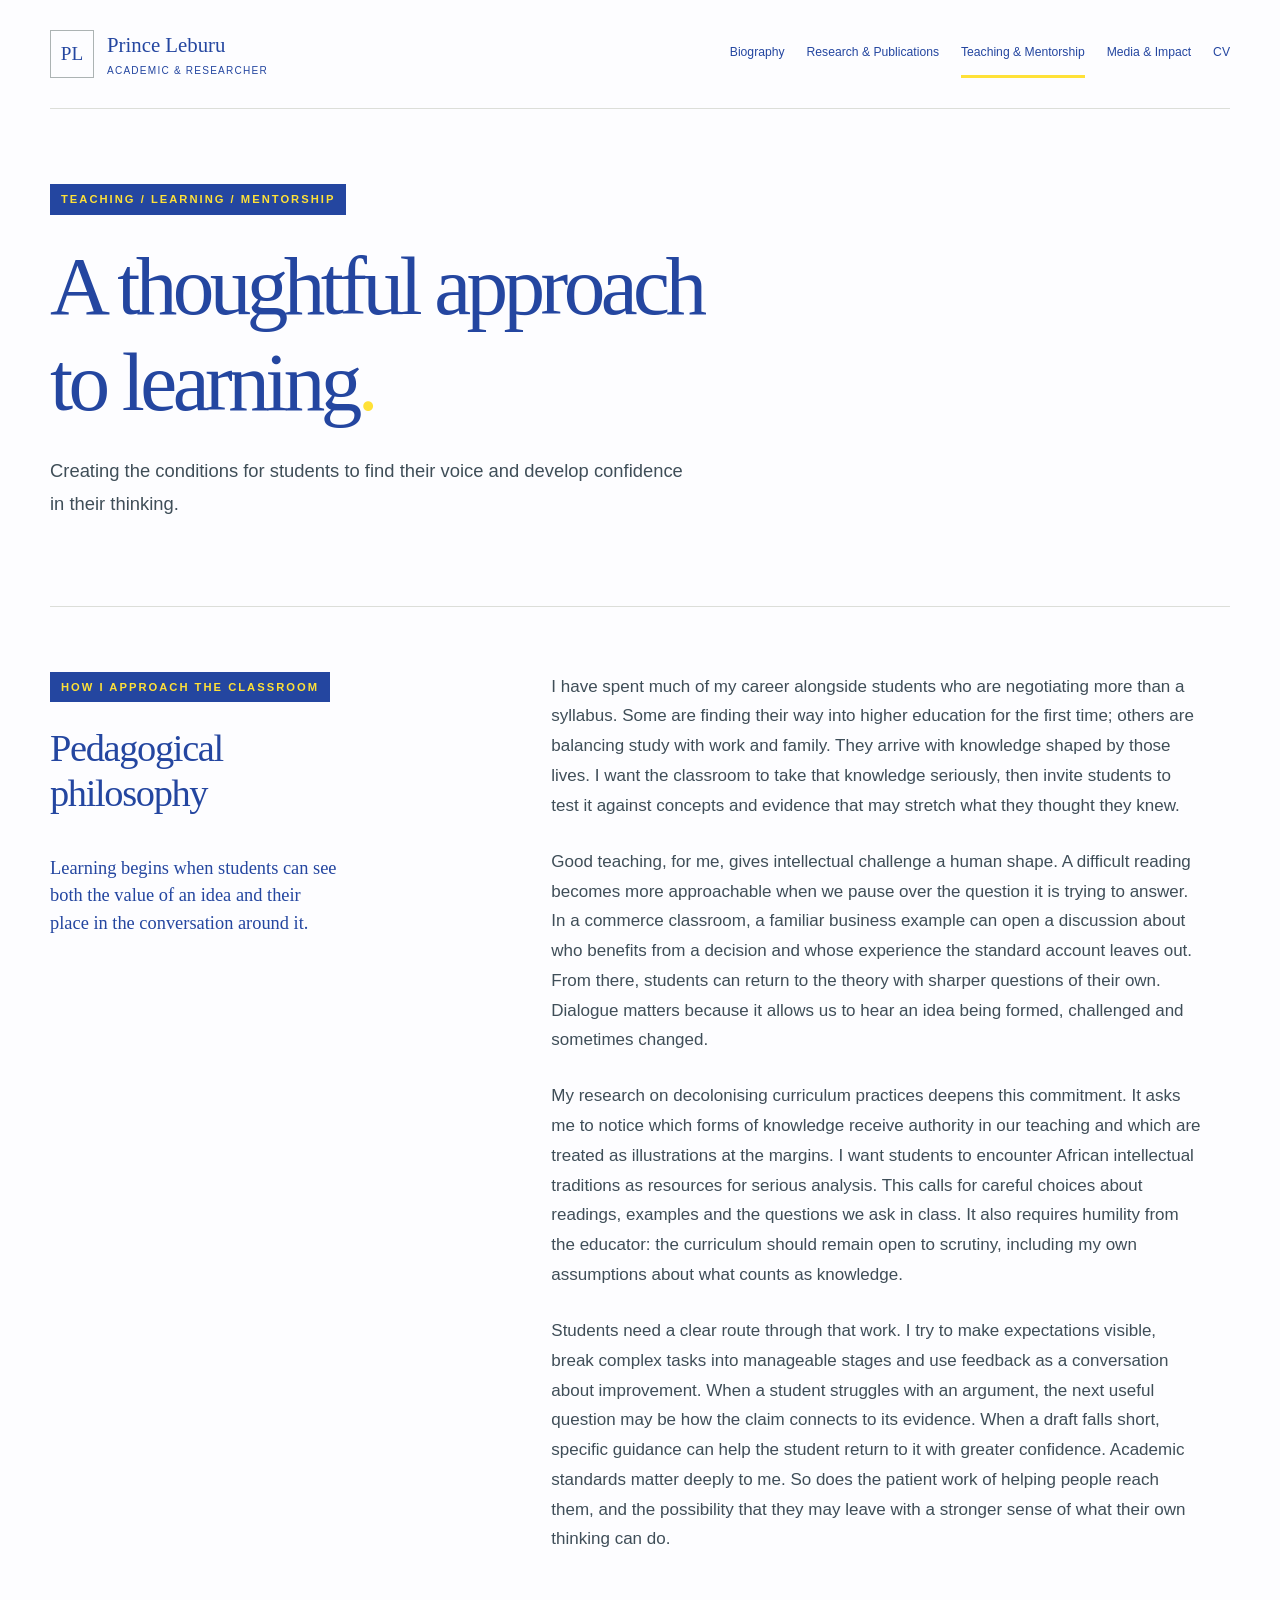
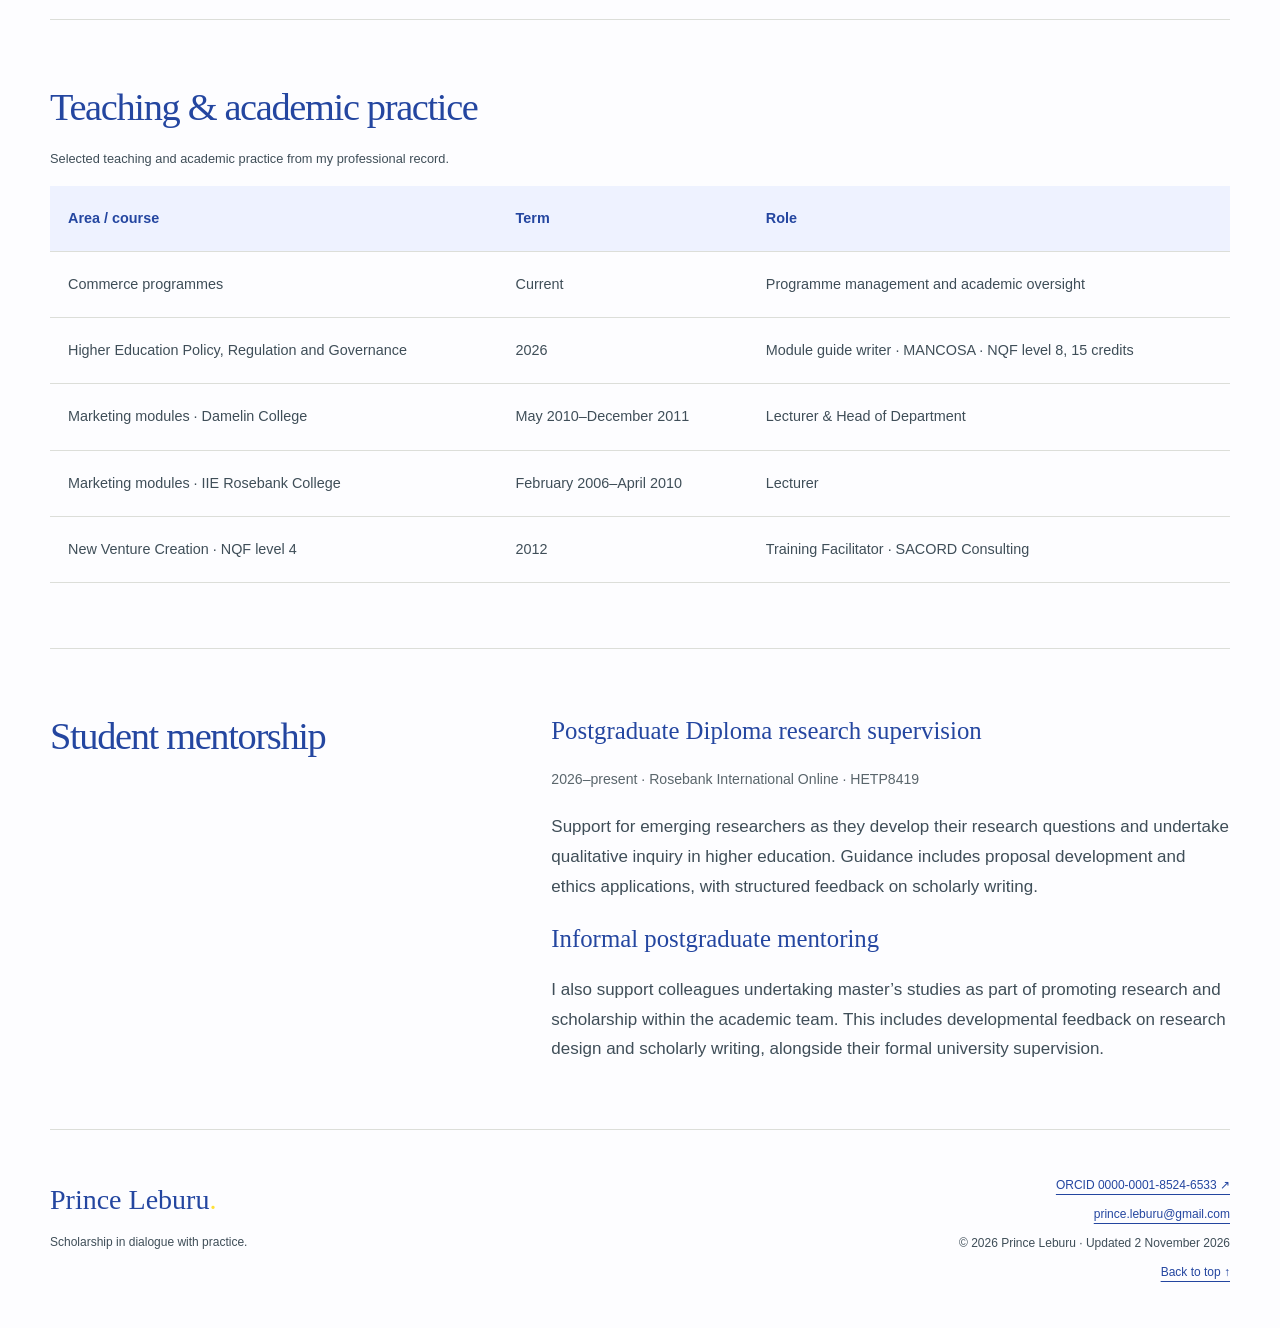
<file: teaching.html>
<!doctype html>
<html lang="en-ZA"><head><meta charset="utf-8"><meta name="viewport" content="width=device-width, initial-scale=1"><title>Teaching & Mentorship | Prince Leburu</title><meta name="description" content="Prince Leburu’s teaching philosophy, academic practice and postgraduate research mentorship."><meta name="theme-color" content="#2446a0"><meta property="og:title" content="Teaching & Mentorship | Prince Leburu"><meta property="og:description" content="Prince Leburu’s teaching philosophy, academic practice and postgraduate research mentorship."><meta property="og:type" content="website"><link rel="canonical" href="https://princeleburu.github.io/teaching.html"><meta property="og:url" content="https://princeleburu.github.io/teaching.html"><meta property="og:image" content="https://princeleburu.github.io/assets/social-portrait.jpg"><meta property="og:image:width" content="1000"><meta property="og:image:height" content="1000"><meta property="og:image:alt" content="Portrait of Prince Leburu"><meta name="twitter:card" content="summary"><link rel="icon" href="assets/favicon.svg" type="image/svg+xml"><link rel="stylesheet" href="assets/styles.css"></head><body><a class="skip-link" href="#main">Skip to content</a><header class="site-header"><a class="brand" href="index.html" aria-label="Prince Leburu, home"><span class="monogram">PL</span><span>Prince Leburu<small>Academic & researcher</small></span></a><nav aria-label="Main navigation"><a href="index.html">Biography</a><a href="research.html">Research & Publications</a><a href="teaching.html" aria-current="page">Teaching & Mentorship</a><a href="impact.html">Media & Impact</a><a href="cv.html">CV</a></nav></header><main id="main"><header class="page-head"><span class="eyebrow">Teaching / Learning / Mentorship</span><h1>A thoughtful approach<br>to learning<span class="accent">.</span></h1><p class="lede">Creating the conditions for students to find their voice and develop confidence in their thinking.</p></header><section class="section split" aria-labelledby="philosophy"><div><span class="eyebrow">How I approach the classroom</span><h2 id="philosophy">Pedagogical<br>philosophy</h2><p class="philosophy-aside">Learning begins when students can see both the value of an idea and their place in the conversation around it.</p></div><div class="prose philosophy-copy"><p>I have spent much of my career alongside students who are negotiating more than a syllabus. Some are finding their way into higher education for the first time; others are balancing study with work and family. They arrive with knowledge shaped by those lives. I want the classroom to take that knowledge seriously, then invite students to test it against concepts and evidence that may stretch what they thought they knew.</p><p>Good teaching, for me, gives intellectual challenge a human shape. A difficult reading becomes more approachable when we pause over the question it is trying to answer. In a commerce classroom, a familiar business example can open a discussion about who benefits from a decision and whose experience the standard account leaves out. From there, students can return to the theory with sharper questions of their own. Dialogue matters because it allows us to hear an idea being formed, challenged and sometimes changed.</p><p>My research on decolonising curriculum practices deepens this commitment. It asks me to notice which forms of knowledge receive authority in our teaching and which are treated as illustrations at the margins. I want students to encounter African intellectual traditions as resources for serious analysis. This calls for careful choices about readings, examples and the questions we ask in class. It also requires humility from the educator: the curriculum should remain open to scrutiny, including my own assumptions about what counts as knowledge.</p><p>Students need a clear route through that work. I try to make expectations visible, break complex tasks into manageable stages and use feedback as a conversation about improvement. When a student struggles with an argument, the next useful question may be how the claim connects to its evidence. When a draft falls short, specific guidance can help the student return to it with greater confidence. Academic standards matter deeply to me. So does the patient work of helping people reach them, and the possibility that they may leave with a stronger sense of what their own thinking can do.</p></div></section><section class="section"><h2>Teaching & academic practice</h2><div class="table-wrap"><table><caption>Selected teaching and academic practice from my professional record.</caption><thead><tr><th scope="col">Area / course</th><th scope="col">Term</th><th scope="col">Role</th></tr></thead><tbody><tr><th scope="row">Commerce programmes</th><td>Current</td><td>Programme management and academic oversight</td></tr><tr><th scope="row">Higher Education Policy, Regulation and Governance</th><td>2026</td><td>Module guide writer · MANCOSA · NQF level 8, 15 credits</td></tr><tr><th scope="row">Marketing modules · Damelin College</th><td>May 2010–December 2011</td><td>Lecturer &amp; Head of Department</td></tr><tr><th scope="row">Marketing modules · IIE Rosebank College</th><td>February 2006–April 2010</td><td>Lecturer</td></tr><tr><th scope="row">New Venture Creation · NQF level 4</th><td>2012</td><td>Training Facilitator · SACORD Consulting</td></tr></tbody></table></div></section><section class="section split"><h2>Student mentorship</h2><div class="prose"><h3>Postgraduate Diploma research supervision</h3><p class="date">2026–present · Rosebank International Online · HETP8419</p><p>Support for emerging researchers as they develop their research questions and undertake qualitative inquiry in higher education. Guidance includes proposal development and ethics applications, with structured feedback on scholarly writing.</p><h3>Informal postgraduate mentoring</h3><p>I also support colleagues undertaking master’s studies as part of promoting research and scholarship within the academic team. This includes developmental feedback on research design and scholarly writing, alongside their formal university supervision.</p><!-- EDIT: Add degree, institution, years and your supervisory role. Name students only with their permission. --></div></section></main><footer class="site-footer"><div><a class="footer-name" href="index.html">Prince Leburu<span class="accent">.</span></a><p>Scholarship in dialogue with practice.</p></div><div><a href="https://orcid.org/0000-0001-8524-6533" rel="me">ORCID 0000-0001-8524-6533 ↗</a><p><a href="mailto:prince.leburu@gmail.com">prince.leburu@gmail.com</a></p><p>© 2026 Prince Leburu · Updated 2 November 2026</p><a href="#main">Back to top ↑</a></div></footer></body></html>
</file>
<file: assets/styles.css>
/* PRINCE LEBURU — design system. Change colours and widths here. */
:root{--ink:#2446a0;--body:#3f4e58;--accent:#ffe137;--paper:#fdfdff;--wash:#eef2ff;--line:#dcded9;--white:#fff;--max:1180px;--serif:Georgia,'Times New Roman',serif;--sans:Arial,Helvetica,sans-serif}
/* Foundation: no web fonts, frameworks or third-party requests. */
*{box-sizing:border-box}html{scroll-behavior:smooth;scroll-padding-top:2rem}body{margin:0;background:var(--paper);color:var(--body);font:17px/1.75 var(--sans);-webkit-font-smoothing:antialiased}a{color:var(--ink);text-underline-offset:5px}a:hover{color:#2446a0;text-decoration-thickness:2px}a,button{touch-action:manipulation}a:focus-visible,button:focus-visible{outline:3px solid var(--accent);outline-offset:6px}h1,h2,h3{font-family:var(--serif);font-weight:400;color:var(--ink);line-height:1.15;margin:0 0 1.2rem}h1{font-size:clamp(3.2rem,6.5vw,5.7rem);letter-spacing:-.055em}h2{font-size:clamp(2rem,3vw,2.7rem);letter-spacing:-.035em}h3{font-size:1.55rem;line-height:1.35}p{margin:0 0 1.3rem}img{display:block;max-width:100%;height:auto}button{font:inherit}.accent{color:var(--accent)}.muted,.date{color:#5a666c;font-size:.88rem}.eyebrow{display:block;font-size:.7rem;text-transform:uppercase;letter-spacing:.18em;font-weight:700;color:var(--accent);margin-bottom:1.5rem}.skip-link{position:fixed;top:-100px;left:1rem;padding:1rem;background:white;z-index:10}.skip-link:focus{top:1rem}
/* Shared navigation; wraps visibly on mobile, including without JavaScript. */
.site-header{max-width:var(--max);margin:auto;padding:30px 0;display:flex;align-items:center;justify-content:space-between;gap:30px;border-bottom:1px solid var(--line)}.brand{display:flex;gap:13px;align-items:center;text-decoration:none;font-family:var(--serif);font-size:1.3rem;line-height:1.3;flex-shrink:0}.brand small{display:block;font-family:var(--sans);font-size:.63rem;letter-spacing:.12em;text-transform:uppercase;margin-top:6px}.monogram{display:grid;place-items:center;width:44px;height:48px;border:1px solid #acb3b3;font-size:1.2rem}nav{display:flex;flex-wrap:wrap;gap:22px}nav a{font-size:.76rem;text-decoration:none;padding:12px 0;border-bottom:2px solid transparent}nav a[aria-current=page]{border-color:var(--accent);color:var(--ink)}main{max-width:var(--max);margin:auto}.hero{display:grid;grid-template-columns:1.5fr 1fr;gap:90px;padding:80px 0 75px;align-items:center}.hero h1{margin-bottom:24px}.hero-line{font-family:var(--serif);font-size:clamp(1.7rem,3vw,2.65rem);line-height:1.27;color:var(--ink);letter-spacing:-.025em}.affiliation{font-size:.87rem;margin:28px 0;line-height:1.8}.portrait{margin:0}.portrait-frame{aspect-ratio:4/5;display:flex;flex-direction:column;justify-content:center;align-items:center;background:linear-gradient(145deg,#e7e6df,#d6dcd7);border:12px solid #f0eee8;outline:1px solid #dddcd3;position:relative}.portrait-frame:before{content:'';position:absolute;inset:20px;border:1px solid #aeb8b0}.portrait-initials{font-family:var(--serif);font-size:6rem;color:#50645b;font-style:italic}.portrait-caption{text-transform:uppercase;letter-spacing:.16em;font-size:.65rem;text-align:center;color:#46594f}figcaption{font-size:.72rem;margin-top:16px;color:#64716a}.actions{display:flex;align-items:center;flex-wrap:wrap;gap:24px;margin-top:28px}.button{display:inline-flex;align-items:center;justify-content:center;gap:25px;border:1px solid var(--ink);background:var(--ink);color:white;padding:13px 22px;font-size:.83rem;text-decoration:none;cursor:pointer}.button:hover{background:#3458bd;color:white}.button:disabled{background:#e3e5e3;color:#586168;border-color:#bec6c5;cursor:not-allowed}.text-link{font-size:.85rem;background:none;border:0;padding:8px 0;text-decoration:underline;cursor:pointer}.section{padding:65px 0;border-top:1px solid var(--line)}.split{display:grid;grid-template-columns:1fr 1.65fr;gap:90px}.prose{max-width:690px}.prose p:last-child{margin-bottom:0}.profile-links{display:flex;flex-wrap:wrap;column-gap:22px;row-gap:12px;margin-top:30px;font-size:.8rem}.pending{color:#667078}.research-band{background:var(--ink);color:#dbe1e2;padding:60px}.research-band h2{color:var(--paper);font-size:clamp(2.2rem,4vw,3.5rem)}.research-band .eyebrow{color:var(--accent)}.research-band a{color:white;font-size:.86rem}.research-band p{font-size:.93rem}.page-head{padding:75px 0 65px;max-width:900px}.lede{font-size:1.15rem;max-width:650px;margin-top:25px}.section-heading{display:flex;justify-content:space-between;align-items:baseline;gap:20px}.section-heading>span{font-size:.78rem}.publication{display:grid;grid-template-columns:120px 1fr;gap:30px;padding:32px 0;border-bottom:1px solid var(--line)}.publication:last-child{border:0}.publication p{font-size:.95rem}.publication h3{max-width:850px}.tag{display:inline-block;font-size:.65rem;letter-spacing:.09em;text-transform:uppercase;background:var(--wash);color:var(--ink);padding:3px 9px;margin:8px 0 15px}.small-link{display:inline-block;padding:5px 13px;border:1px solid #b9c3c6;text-decoration:none;font-size:.75rem}.empty{border-left:2px solid #ffe137;padding-left:25px}.empty p{font-size:.9rem}.table-wrap{overflow-x:auto}table{border-collapse:collapse;width:100%;font-size:.9rem}caption{text-align:left;font-size:.8rem;margin-bottom:15px}th,td{text-align:left;padding:20px 18px;border-bottom:1px solid var(--line);vertical-align:top}thead{background:var(--wash);color:var(--ink)}tbody th{font-weight:400}.placeholder{color:#68716f;font-style:italic}.feature{display:grid;grid-template-columns:190px 1fr;gap:45px;padding:35px;background:var(--wash)}.feature strong{font-family:var(--serif);font-size:3rem;font-weight:400;color:var(--ink)}.impact-grid{display:grid;grid-template-columns:repeat(3,1fr);gap:35px;margin-top:35px}.impact-grid article{border-top:2px solid #ffe137;padding-top:25px}.impact-grid p{font-size:.93rem}.timeline article{border-left:1px solid #c3c8c5;padding:0 0 25px 25px}.timeline article:last-child{padding-bottom:0}.timeline h3{margin-bottom:7px}.site-footer{max-width:var(--max);margin:0 auto;padding:45px 0;border-top:1px solid var(--line);display:flex;justify-content:space-between;gap:30px;font-size:.75rem}.footer-name{font-family:var(--serif);font-size:1.75rem;text-decoration:none}.site-footer p{margin:8px 0}.site-footer>div:last-child{text-align:right}
/* Tablet and mobile layout. */
@media(max-width:1250px){.site-header,main,.site-footer{margin-left:5%;margin-right:5%}.hero,.split{gap:45px}nav{gap:16px}}
@media(max-width:960px){.site-header{align-items:flex-start;flex-direction:column;gap:16px}.hero{gap:35px}.hero h1{font-size:3.9rem}.split{grid-template-columns:1fr 1.5fr;gap:30px}nav{width:100%;justify-content:space-between}}
@media(max-width:640px){body{font-size:16px}.site-header{padding:23px 0}nav{justify-content:flex-start;gap:4px 21px}nav a{font-size:.75rem;padding:10px 0}.hero{grid-template-columns:1fr;padding:45px 0;gap:35px}.hero h1{font-size:3.5rem}.portrait{max-width:320px;width:85%}.portrait-frame{aspect-ratio:5/4}.portrait-initials{font-size:4rem}.split{grid-template-columns:1fr;gap:15px}.section{padding:40px 0}.research-band{padding:32px 24px}.page-head{padding:45px 0}.publication{grid-template-columns:1fr;gap:10px}.publication .date{display:flex;gap:15px;align-items:center}.publication .tag{margin:0}.feature{grid-template-columns:1fr;gap:12px;padding:25px}.impact-grid{grid-template-columns:1fr;gap:20px}.site-footer{flex-direction:column;padding:35px 0}.site-footer>div:last-child{text-align:left}.section-heading{display:block}th,td{padding:14px 10px;min-width:110px}.actions{gap:14px}.page-head h1{font-size:3.15rem}}
@media(prefers-reduced-motion:reduce){html{scroll-behavior:auto}}
/* Print stylesheet: useful for the CV page and long research lists. */
@media print{body{background:white;color:#111;font-size:11pt}.site-header,nav,.site-footer,.actions,.skip-link,#cv-note{display:none}main{max-width:none;margin:0}.page-head{padding:0 0 20px}h1{font-size:32pt}h2{font-size:20pt}h3{font-size:14pt}.section{padding:20px 0}.split{grid-template-columns:1fr 2fr;gap:25px}.timeline article,.publication{break-inside:avoid}a{color:#111}.research-band{background:white;color:#111}.research-band h2{color:#111}@page{size:A4;margin:18mm}}

/* Velvety blue + vivid yellow. Small yellow text gets a blue ground for contrast. */
.eyebrow{display:table;background:var(--ink);color:var(--accent);padding:7px 11px;line-height:1.5}
.research-band .eyebrow{padding:0;background:none;color:var(--accent)}
.research-band{background:linear-gradient(115deg,#2446a0,#355bc0)}
nav a[aria-current=page]{border-bottom-width:3px}.button:hover{box-shadow:0 3px 0 var(--accent)}
a:focus-visible,button:focus-visible{outline:3px solid var(--ink);box-shadow:0 0 0 7px var(--accent)}
.headshot{width:100%;height:auto;aspect-ratio:1;object-fit:contain;border:8px solid #eef2ff;outline:1px solid #d7dff6}
.portrait{position:relative}.portrait:before{content:'';display:block;width:65px;height:6px;background:var(--accent);margin-bottom:14px}
@media print{.eyebrow{background:none;color:#111;padding:0}.research-band{background:white}}

/* Launch review: protect long headings at narrow widths; keep all links visible on blue. */
.hero>div,.split>div,.publication>div,.feature>div{min-width:0}
h1,h2,h3,a{overflow-wrap:break-word}
.research-band a:hover{color:var(--accent)}
@media(max-width:640px){.hero h1{font-size:clamp(2.7rem,11vw,3.5rem)}.page-head h1{font-size:clamp(2.5rem,10vw,3.15rem)}}

/* The extended teaching statement keeps a generous reading measure. */
.philosophy-copy{max-width:650px}.philosophy-copy p{margin-bottom:1.65rem}.philosophy-copy p:last-child{margin-bottom:0}.philosophy-aside{font-family:var(--serif);font-size:1.15rem;line-height:1.5;max-width:290px;color:var(--ink);margin-top:2.5rem}@media(max-width:640px){.philosophy-aside{margin-top:0;max-width:100%;font-size:1rem}.philosophy-copy p{margin-bottom:1.4rem}}

/* Research statement: keep long-form copy calm and readable. */
.research-copy{max-width:700px}.research-copy p{margin-bottom:1.55rem}.research-copy p:last-child{margin-bottom:0}.research-aside{font:1.15rem/1.5 var(--serif);color:var(--ink);max-width:320px;margin-top:2.4rem}.dissertation-note{max-width:690px}@media(max-width:640px){.research-aside{margin-top:0;max-width:100%;font-size:1rem}.research-copy p{margin-bottom:1.35rem}}

/* Give consecutive research engagements room to breathe. */
.feature + .feature{margin-top:24px}
</file>
